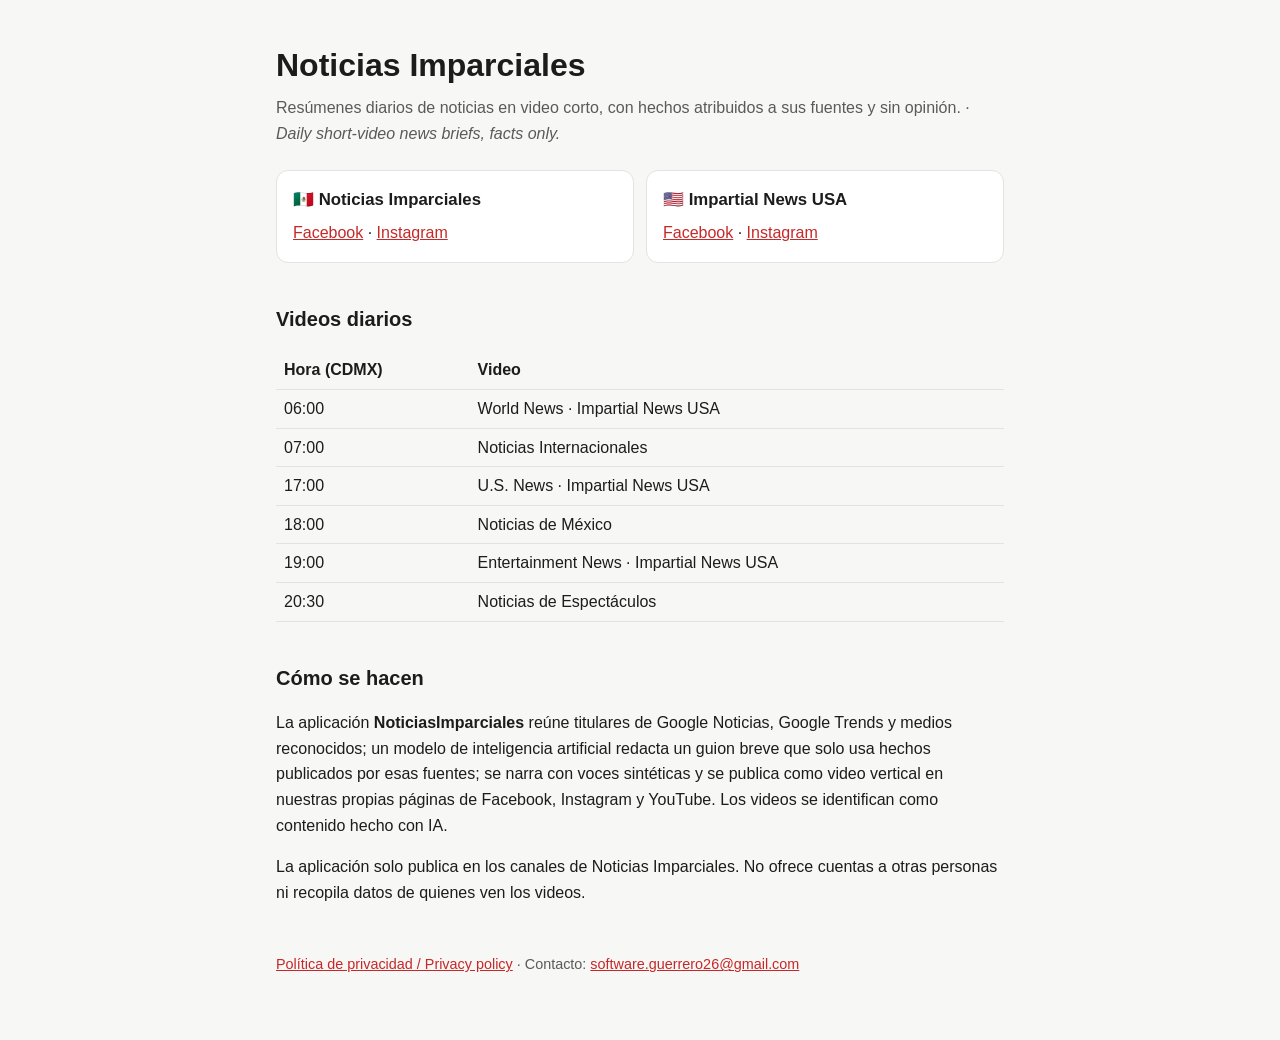
<file: index.html>
<!doctype html>
<html lang="es"><head><meta charset="utf-8"><meta name="viewport" content="width=device-width,initial-scale=1">
<title>Noticias Imparciales</title><meta name="description" content="Resúmenes diarios de noticias en video, sin opinión.">
<link rel="stylesheet" href="estilo.css"></head><body><main>
<h1>Noticias Imparciales</h1>
<p class="sub">Resúmenes diarios de noticias en video corto, con hechos atribuidos a sus fuentes y sin opinión. · <i>Daily short-video news briefs, facts only.</i></p>

<div class="tarjetas">
 <div class="tarjeta"><h3>🇲🇽 Noticias Imparciales</h3>
  <a href="https://www.facebook.com/1417304111476589">Facebook</a> ·
  <a href="https://www.instagram.com/noticiasimparcialesmexico/">Instagram</a></div>
 <div class="tarjeta"><h3>🇺🇸 Impartial News USA</h3>
  <a href="https://www.facebook.com/1445160262021047">Facebook</a> ·
  <a href="https://www.instagram.com/impartialnewsusa/">Instagram</a></div>
</div>

<h2>Videos diarios</h2>
<table>
<tr><th>Hora (CDMX)</th><th>Video</th></tr>
<tr><td>06:00</td><td>World News · Impartial News USA</td></tr>
<tr><td>07:00</td><td>Noticias Internacionales</td></tr>
<tr><td>17:00</td><td>U.S. News · Impartial News USA</td></tr>
<tr><td>18:00</td><td>Noticias de México</td></tr>
<tr><td>19:00</td><td>Entertainment News · Impartial News USA</td></tr>
<tr><td>20:30</td><td>Noticias de Espectáculos</td></tr>
</table>

<h2>Cómo se hacen</h2>
<p>La aplicación <b>NoticiasImparciales</b> reúne titulares de Google Noticias, Google Trends y medios reconocidos; un modelo de inteligencia artificial redacta un guion breve que solo usa hechos publicados por esas fuentes; se narra con voces sintéticas y se publica como video vertical en nuestras propias páginas de Facebook, Instagram y YouTube. Los videos se identifican como contenido hecho con IA.</p>
<p>La aplicación solo publica en los canales de Noticias Imparciales. No ofrece cuentas a otras personas ni recopila datos de quienes ven los videos.</p>

<footer><a href="privacidad.html">Política de privacidad / Privacy policy</a> · Contacto: <a href="mailto:software.guerrero26@gmail.com">software.guerrero26@gmail.com</a></footer>
</main></body></html>
</file>
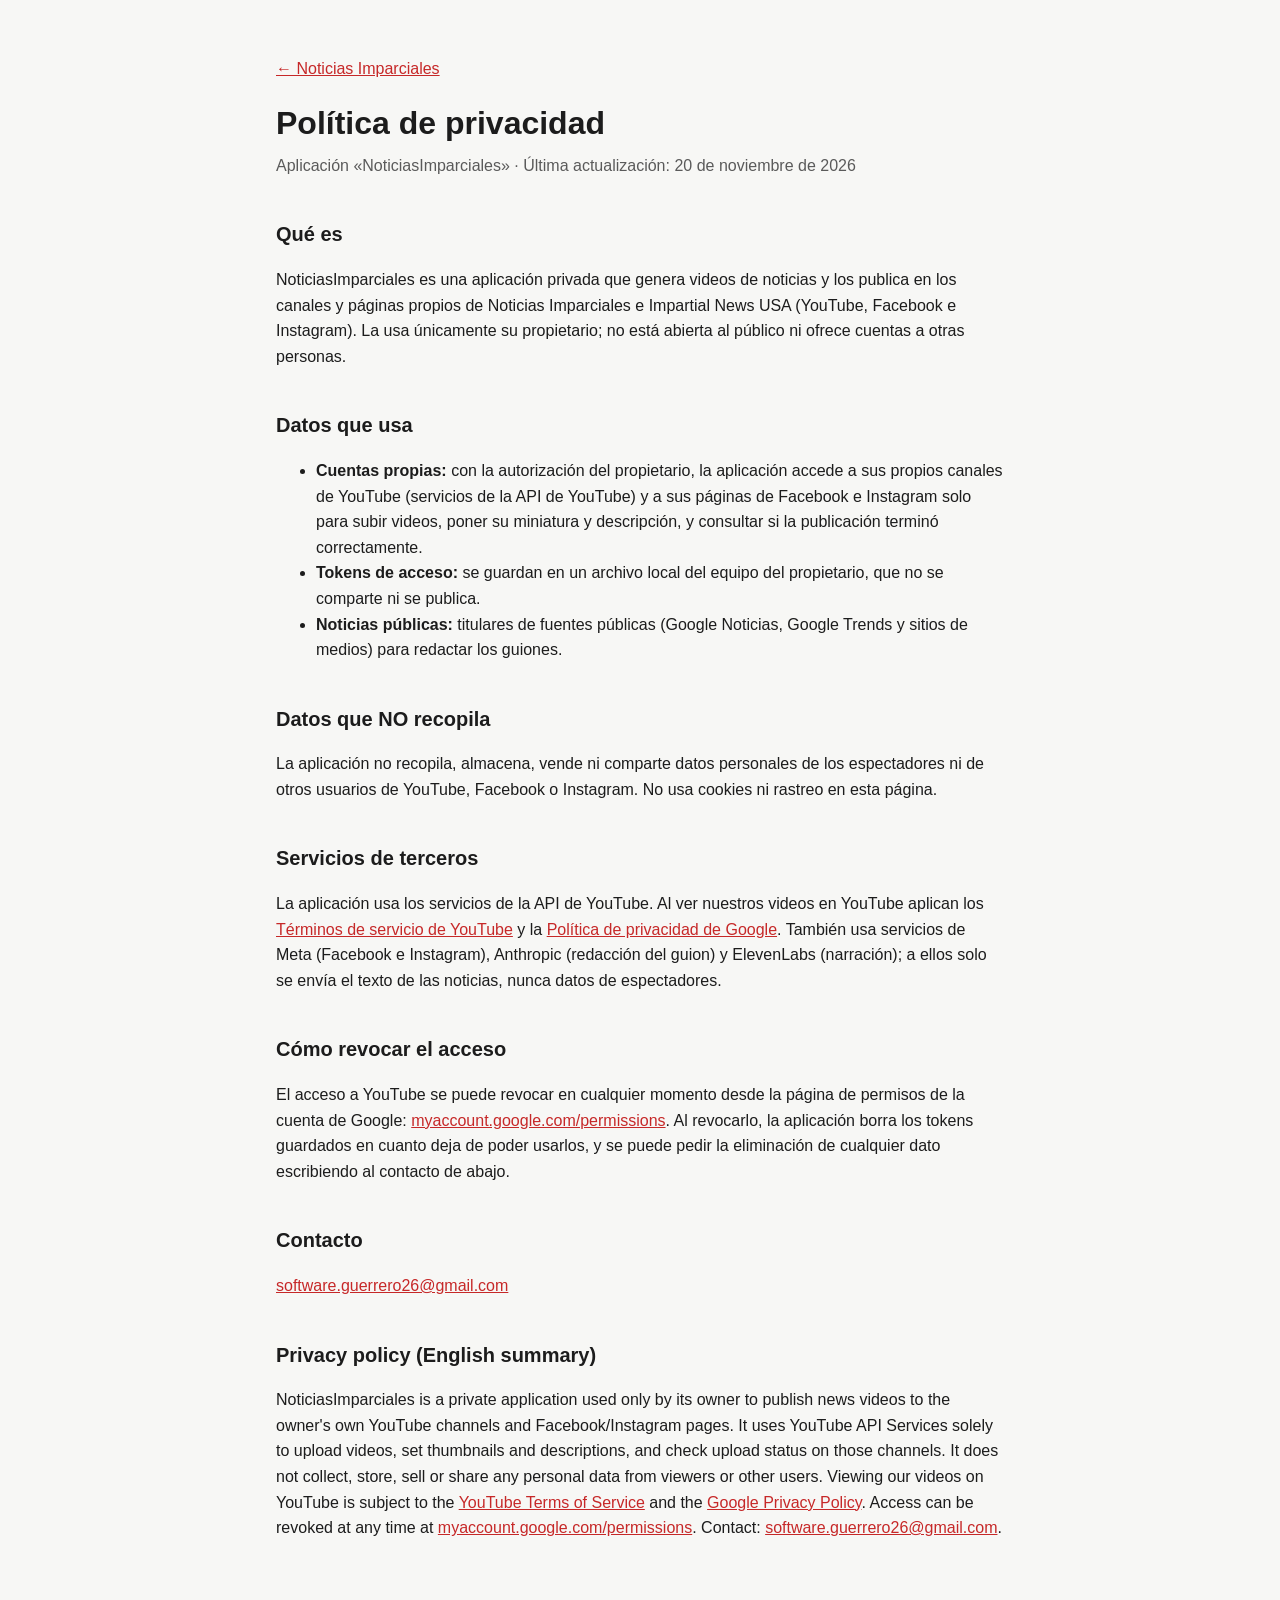
<file: privacidad.html>
<!doctype html>
<html lang="es"><head><meta charset="utf-8"><meta name="viewport" content="width=device-width,initial-scale=1">
<title>Política de privacidad</title><meta name="description" content="Política de privacidad de la aplicación NoticiasImparciales.">
<link rel="stylesheet" href="estilo.css"></head><body><main>
<p><a href="./">← Noticias Imparciales</a></p>
<h1>Política de privacidad</h1>
<p class="sub">Aplicación «NoticiasImparciales» · Última actualización: 20 de noviembre de 2026</p>

<h2>Qué es</h2>
<p>NoticiasImparciales es una aplicación privada que genera videos de noticias y los publica en los canales y páginas propios de Noticias Imparciales e Impartial News USA (YouTube, Facebook e Instagram). La usa únicamente su propietario; no está abierta al público ni ofrece cuentas a otras personas.</p>

<h2>Datos que usa</h2>
<ul>
<li><b>Cuentas propias:</b> con la autorización del propietario, la aplicación accede a sus propios canales de YouTube (servicios de la API de YouTube) y a sus páginas de Facebook e Instagram solo para subir videos, poner su miniatura y descripción, y consultar si la publicación terminó correctamente.</li>
<li><b>Tokens de acceso:</b> se guardan en un archivo local del equipo del propietario, que no se comparte ni se publica.</li>
<li><b>Noticias públicas:</b> titulares de fuentes públicas (Google Noticias, Google Trends y sitios de medios) para redactar los guiones.</li>
</ul>

<h2>Datos que NO recopila</h2>
<p>La aplicación no recopila, almacena, vende ni comparte datos personales de los espectadores ni de otros usuarios de YouTube, Facebook o Instagram. No usa cookies ni rastreo en esta página.</p>

<h2>Servicios de terceros</h2>
<p>La aplicación usa los servicios de la API de YouTube. Al ver nuestros videos en YouTube aplican los <a href="https://www.youtube.com/t/terms">Términos de servicio de YouTube</a> y la <a href="https://policies.google.com/privacy">Política de privacidad de Google</a>. También usa servicios de Meta (Facebook e Instagram), Anthropic (redacción del guion) y ElevenLabs (narración); a ellos solo se envía el texto de las noticias, nunca datos de espectadores.</p>

<h2>Cómo revocar el acceso</h2>
<p>El acceso a YouTube se puede revocar en cualquier momento desde la página de permisos de la cuenta de Google: <a href="https://myaccount.google.com/permissions">myaccount.google.com/permissions</a>. Al revocarlo, la aplicación borra los tokens guardados en cuanto deja de poder usarlos, y se puede pedir la eliminación de cualquier dato escribiendo al contacto de abajo.</p>

<h2>Contacto</h2>
<p><a href="mailto:software.guerrero26@gmail.com">software.guerrero26@gmail.com</a></p>

<h2 lang="en">Privacy policy (English summary)</h2>
<p lang="en">NoticiasImparciales is a private application used only by its owner to publish news videos to the owner's own YouTube channels and Facebook/Instagram pages. It uses YouTube API Services solely to upload videos, set thumbnails and descriptions, and check upload status on those channels. It does not collect, store, sell or share any personal data from viewers or other users. Viewing our videos on YouTube is subject to the <a href="https://www.youtube.com/t/terms">YouTube Terms of Service</a> and the <a href="https://policies.google.com/privacy">Google Privacy Policy</a>. Access can be revoked at any time at <a href="https://myaccount.google.com/permissions">myaccount.google.com/permissions</a>. Contact: <a href="mailto:software.guerrero26@gmail.com">software.guerrero26@gmail.com</a>.</p>
</main></body></html>
</file>
<file: estilo.css>
:root{--fondo:#f7f7f5;--texto:#1c1c1c;--suave:#5a5a5a;--acento:#c62828;--tarjeta:#fff;--borde:#e3e3e0}
@media (prefers-color-scheme:dark){:root{--fondo:#141414;--texto:#ececec;--suave:#a8a8a8;--acento:#ef5350;--tarjeta:#1e1e1e;--borde:#333}}
*{box-sizing:border-box}body{margin:0;background:var(--fondo);color:var(--texto);font:16px/1.6 -apple-system,BlinkMacSystemFont,"Segoe UI",Roboto,sans-serif}
main{max-width:760px;margin:0 auto;padding:40px 16px 64px}h1{font-size:2rem;margin:0 0 4px}h2{margin-top:2em;font-size:1.25rem}
.sub{color:var(--suave);margin:0 0 24px}a{color:var(--acento)}.tarjetas{display:grid;grid-template-columns:repeat(auto-fit,minmax(220px,1fr));gap:12px}
.tarjeta{background:var(--tarjeta);border:1px solid var(--borde);border-radius:12px;padding:16px}.tarjeta h3{margin:0 0 6px;font-size:1.05rem}
table{border-collapse:collapse;width:100%}td,th{text-align:left;padding:6px 8px;border-bottom:1px solid var(--borde)}footer{margin-top:48px;color:var(--suave);font-size:.9rem}
</file>
